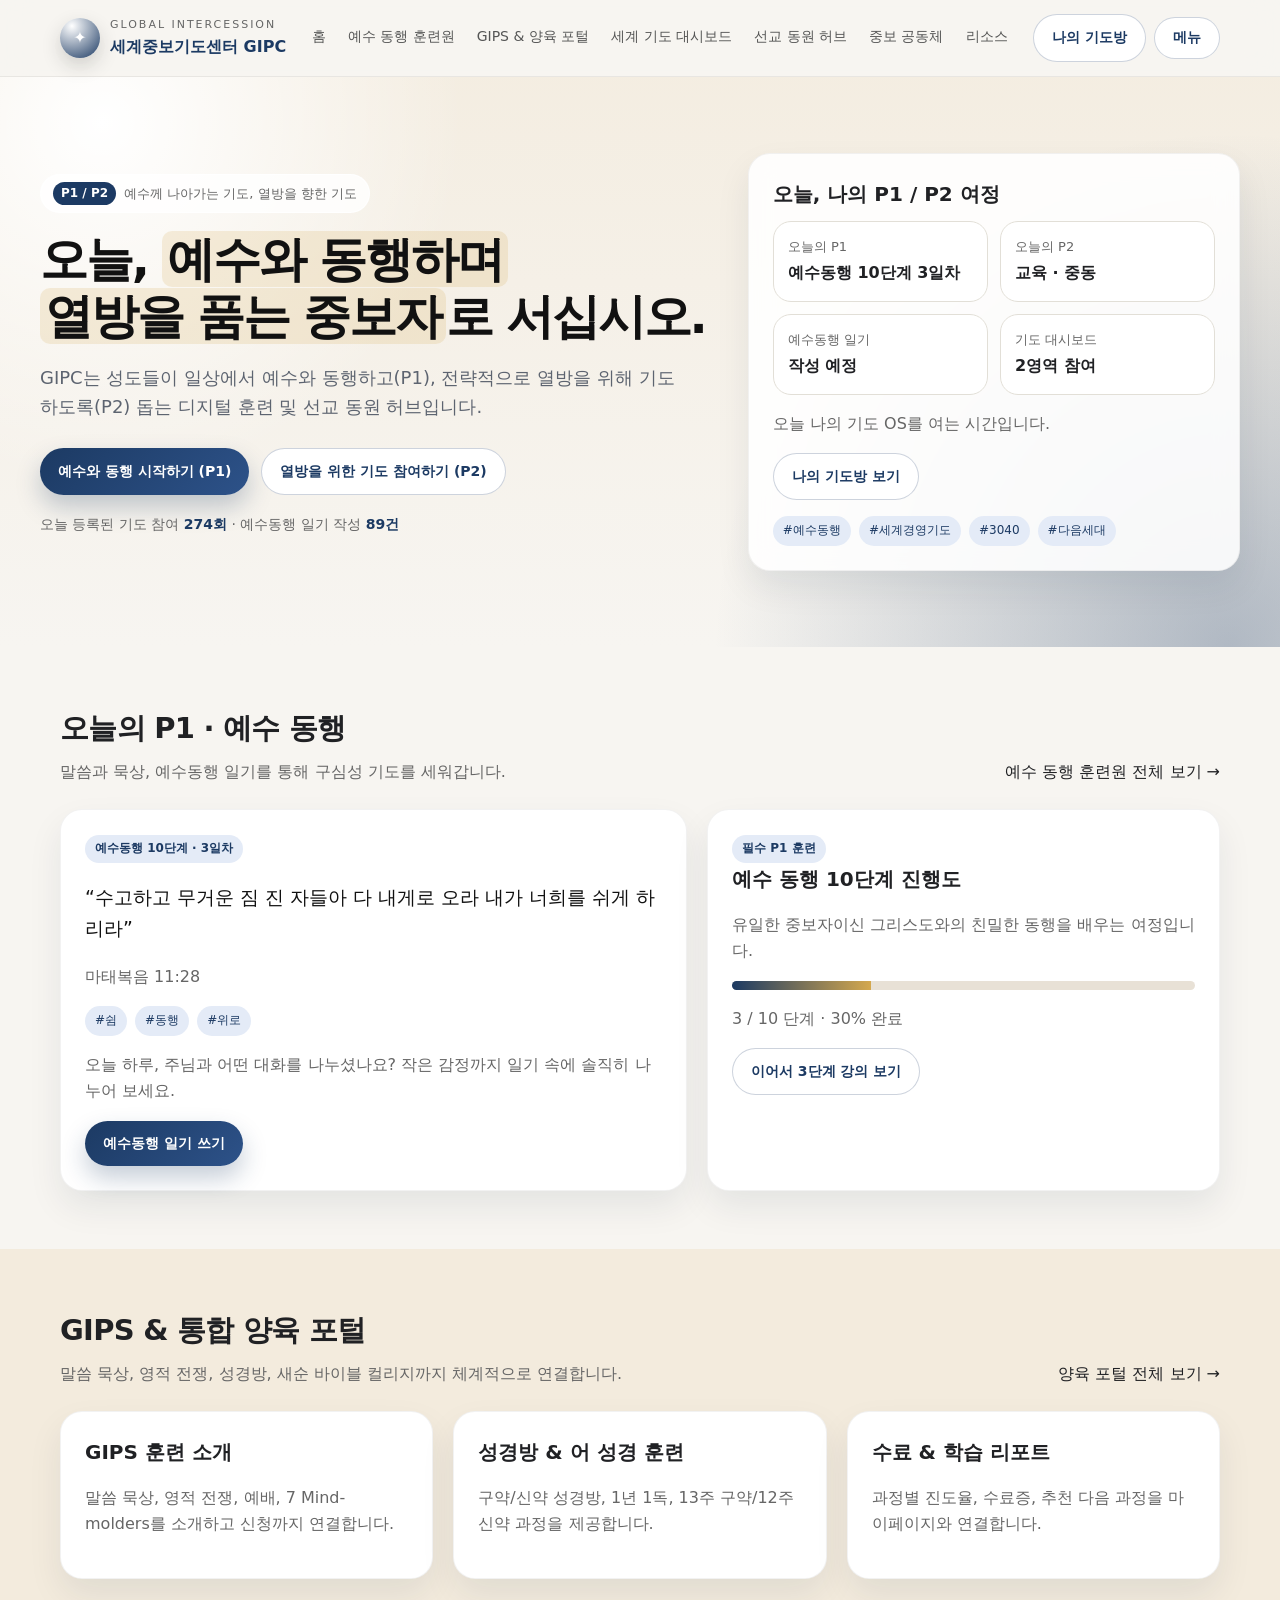
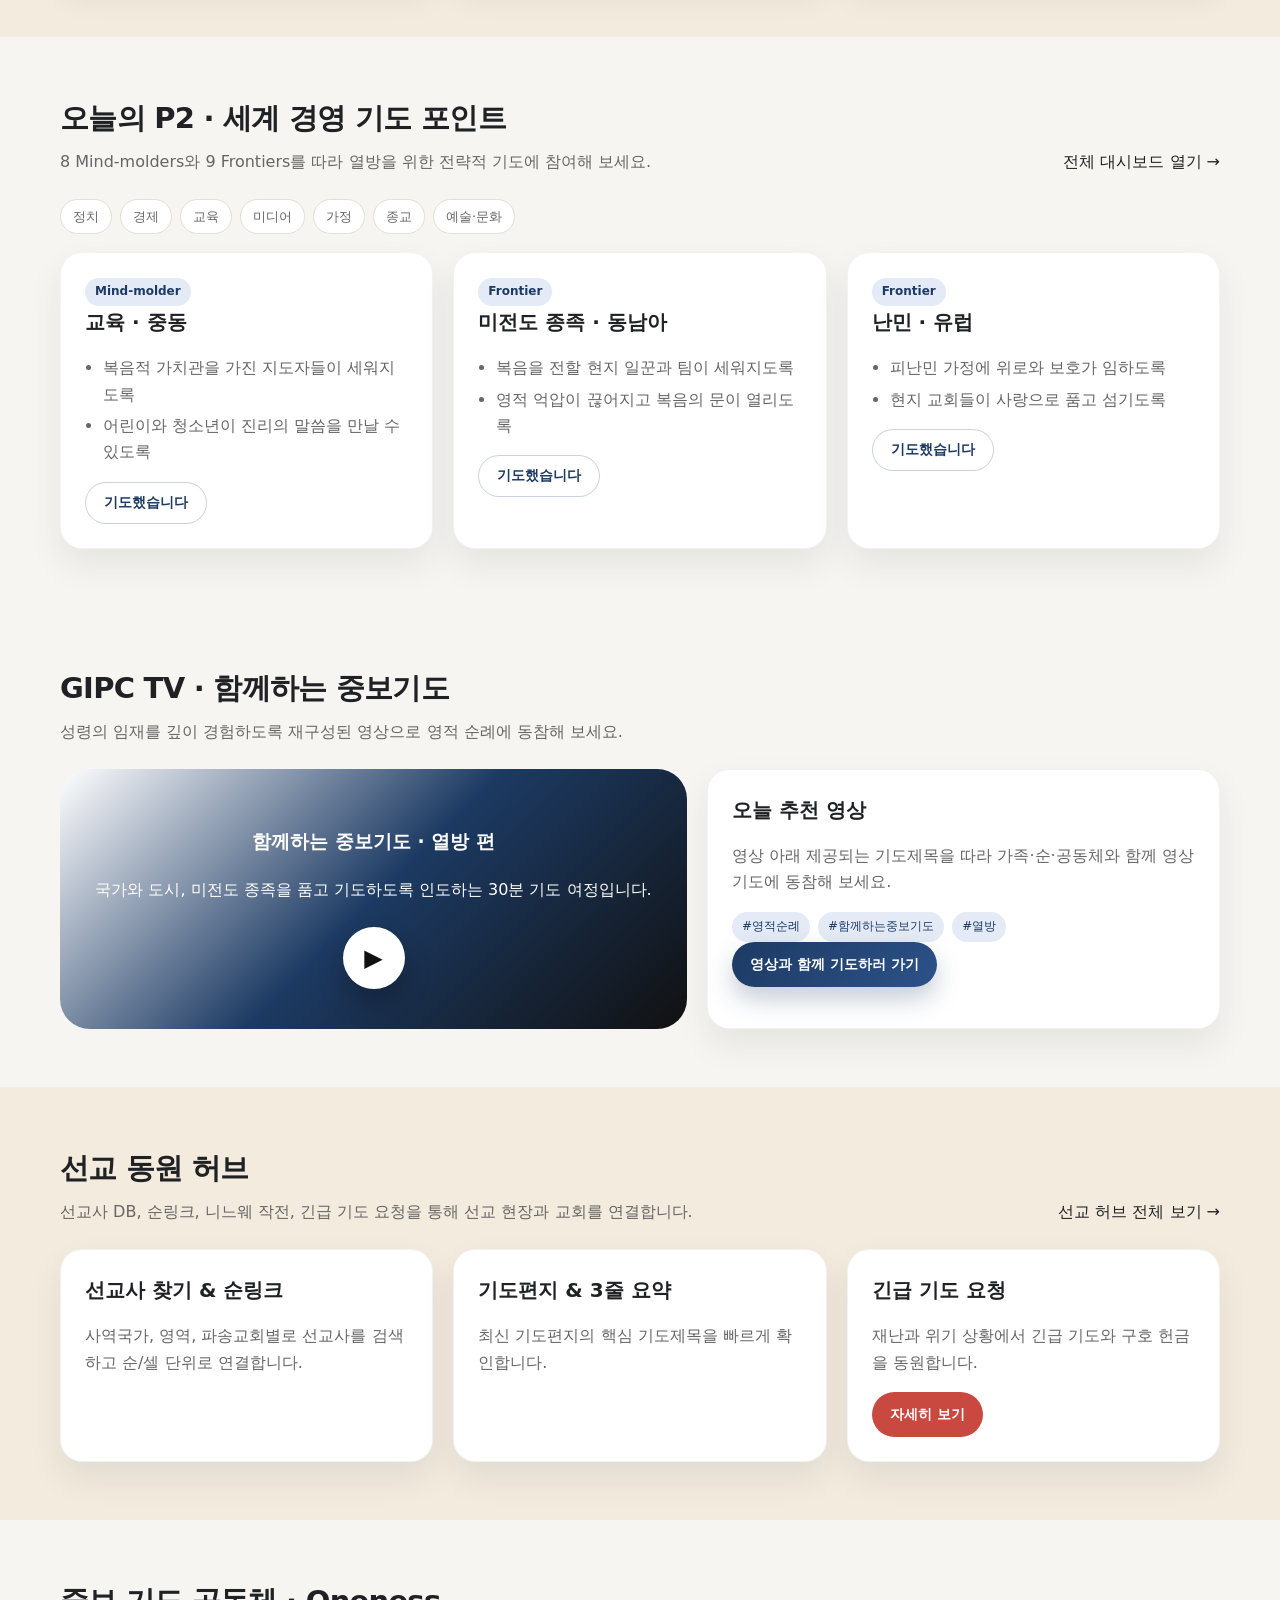
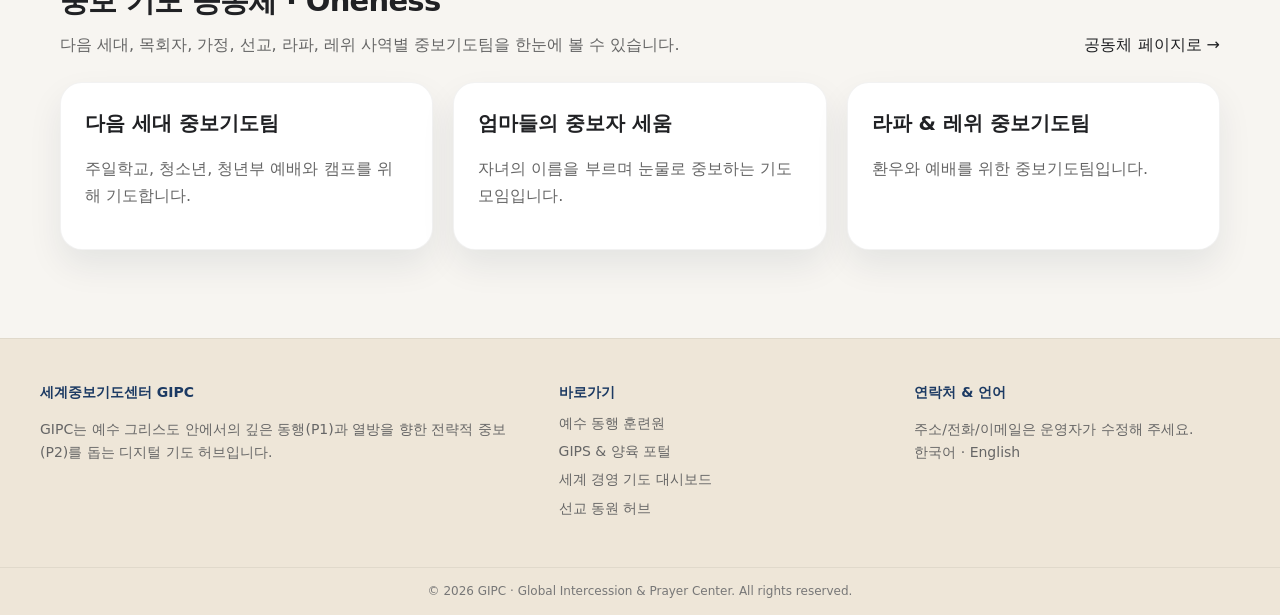
<file: index.html>
<!doctype html>
<html lang="ko">
<head>
<meta charset="utf-8">
<meta name="viewport" content="width=device-width,initial-scale=1">
<title>홈 | 세계중보기도센터 GIPC</title>
<meta name="description" content="세계중보기도센터 GIPC 홈페이지">
<link rel="stylesheet" href="assets/styles.css">
</head>
<body>

<header class="site-header">
  <div class="container">
    <div class="header-inner">
      <a class="logo" href="index.html" aria-label="GIPC 홈">
        <span class="logo-mark">✦</span>
        <span><small>Global Intercession</small>세계중보기도센터 GIPC</span>
      </a>
      <nav class="nav">
        <a href="index.html">홈</a>
        <a href="jesus-walk.html">예수 동행 훈련원</a>
        <a href="gips.html">GIPS & 양육 포털</a>
        <a href="dashboard.html">세계 기도 대시보드</a>
        <a href="mission.html">선교 동원 허브</a>
        <a href="oneness.html">중보 공동체</a>
        <a href="resources.html">리소스</a>
      </nav>
      <div class="header-actions">
        <a class="btn outline" href="mypage.html">나의 기도방</a>
        <button class="btn outline menu-btn" data-menu>메뉴</button>
      </div>
    </div>
    <div class="mobile-nav">
      <a href="index.html">홈</a><a href="jesus-walk.html">예수 동행 훈련원</a><a href="gips.html">GIPS & 양육 포털</a>
      <a href="dashboard.html">세계 기도 대시보드</a><a href="mission.html">선교 동원 허브</a><a href="oneness.html">중보 공동체</a><a href="resources.html">리소스</a><a href="mypage.html">나의 기도방</a>
    </div>
  </div>
</header>


<main>
<section class="hero" id="hero"><div class="container hero-grid">
  <div>
    <div class="kicker"><b>P1 / P2</b><span>예수께 나아가는 기도, 열방을 향한 기도</span></div>
    <h1>오늘, <span class="hl">예수와 동행하며</span><br><span class="hl">열방을 품는 중보자</span>로 서십시오.</h1>
    <p class="lead">GIPC는 성도들이 일상에서 예수와 동행하고(P1), 전략적으로 열방을 위해 기도하도록(P2) 돕는 디지털 훈련 및 선교 동원 허브입니다.</p>
    <div class="actions"><a class="btn primary" href="jesus-walk.html">예수와 동행 시작하기 (P1)</a><a class="btn outline" href="dashboard.html">열방을 위한 기도 참여하기 (P2)</a></div>
    <p class="meta">오늘 등록된 기도 참여 <b>274회</b> · 예수동행 일기 작성 <b>89건</b></p>
  </div>
  <aside class="card glass">
    <h3>오늘, 나의 P1 / P2 여정</h3>
    <div class="stat-grid">
      <div class="stat"><span>오늘의 P1</span><b>예수동행 10단계 3일차</b></div><div class="stat"><span>오늘의 P2</span><b>교육 · 중동</b></div>
      <div class="stat"><span>예수동행 일기</span><b>작성 예정</b></div><div class="stat"><span>기도 대시보드</span><b>2영역 참여</b></div>
    </div>
    <p class="muted">오늘 나의 기도 OS를 여는 시간입니다.</p><a class="btn outline" href="mypage.html">나의 기도방 보기</a>
    <div class="tags" style="margin-top:16px"><span class="tag">#예수동행</span><span class="tag">#세계경영기도</span><span class="tag">#3040</span><span class="tag">#다음세대</span></div>
  </aside>
</div></section>

<section class="section"><div class="container">
  <div class="section-head"><div><h2>오늘의 P1 · 예수 동행</h2><p class="sub">말씀과 묵상, 예수동행 일기를 통해 구심성 기도를 세워갑니다.</p></div><a href="jesus-walk.html">예수 동행 훈련원 전체 보기 →</a></div>
  <div class="grid-2">
    <article class="card"><span class="badge">예수동행 10단계 · 3일차</span><p class="verse">“수고하고 무거운 짐 진 자들아 다 내게로 오라 내가 너희를 쉬게 하리라”</p><p class="muted">마태복음 11:28</p><div class="tags"><span class="tag">#쉼</span><span class="tag">#동행</span><span class="tag">#위로</span></div><p class="muted">오늘 하루, 주님과 어떤 대화를 나누셨나요? 작은 감정까지 일기 속에 솔직히 나누어 보세요.</p><a class="btn primary" href="mypage.html">예수동행 일기 쓰기</a></article>
    <article class="card"><span class="badge">필수 P1 훈련</span><h3>예수 동행 10단계 진행도</h3><p class="muted">유일한 중보자이신 그리스도와의 친밀한 동행을 배우는 여정입니다.</p><div class="progress"><span style="width:30%"></span></div><p class="muted">3 / 10 단계 · 30% 완료</p><a class="btn outline" href="jesus-walk.html">이어서 3단계 강의 보기</a></article>
  </div>
</div></section>

<section class="section alt"><div class="container"><div class="section-head"><div><h2>GIPS & 통합 양육 포털</h2><p class="sub">말씀 묵상, 영적 전쟁, 성경방, 새순 바이블 컬리지까지 체계적으로 연결합니다.</p></div><a href="gips.html">양육 포털 전체 보기 →</a></div>
  <div class="grid-3"><article class="card"><h3>GIPS 훈련 소개</h3><p class="muted">말씀 묵상, 영적 전쟁, 예배, 7 Mind-molders를 소개하고 신청까지 연결합니다.</p></article><article class="card"><h3>성경방 & 어 성경 훈련</h3><p class="muted">구약/신약 성경방, 1년 1독, 13주 구약/12주 신약 과정을 제공합니다.</p></article><article class="card"><h3>수료 & 학습 리포트</h3><p class="muted">과정별 진도율, 수료증, 추천 다음 과정을 마이페이지와 연결합니다.</p></article></div>
</div></section>

<section class="section"><div class="container"><div class="section-head"><div><h2>오늘의 P2 · 세계 경영 기도 포인트</h2><p class="sub">8 Mind-molders와 9 Frontiers를 따라 열방을 위한 전략적 기도에 참여해 보세요.</p></div><a href="dashboard.html">전체 대시보드 열기 →</a></div>
<div class="filter-row"><span>정치</span><span>경제</span><span>교육</span><span>미디어</span><span>가정</span><span>종교</span><span>예술·문화</span></div>
<div class="grid-3">
  <article class="card"><span class="badge">Mind-molder</span><h3>교육 · 중동</h3><ul class="list"><li>복음적 가치관을 가진 지도자들이 세워지도록</li><li>어린이와 청소년이 진리의 말씀을 만날 수 있도록</li></ul><button class="btn outline" data-prayed>기도했습니다</button></article>
  <article class="card"><span class="badge">Frontier</span><h3>미전도 종족 · 동남아</h3><ul class="list"><li>복음을 전할 현지 일꾼과 팀이 세워지도록</li><li>영적 억압이 끊어지고 복음의 문이 열리도록</li></ul><button class="btn outline" data-prayed>기도했습니다</button></article>
  <article class="card"><span class="badge">Frontier</span><h3>난민 · 유럽</h3><ul class="list"><li>피난민 가정에 위로와 보호가 임하도록</li><li>현지 교회들이 사랑으로 품고 섬기도록</li></ul><button class="btn outline" data-prayed>기도했습니다</button></article>
</div></div></section>

<section class="section"><div class="container"><div class="section-head"><div><h2>GIPC TV · 함께하는 중보기도</h2><p class="sub">성령의 임재를 깊이 경험하도록 재구성된 영상으로 영적 순례에 동참해 보세요.</p></div></div><div class="grid-2"><div class="media"><div><h3>함께하는 중보기도 · 열방 편</h3><p>국가와 도시, 미전도 종족을 품고 기도하도록 인도하는 30분 기도 여정입니다.</p><div class="play">▶</div></div></div><article class="card"><h3>오늘 추천 영상</h3><p class="muted">영상 아래 제공되는 기도제목을 따라 가족·순·공동체와 함께 영상 기도에 동참해 보세요.</p><div class="tags"><span class="tag">#영적순례</span><span class="tag">#함께하는중보기도</span><span class="tag">#열방</span></div><a class="btn primary" href="resources.html">영상과 함께 기도하러 가기</a></article></div></div></section>

<section class="section alt"><div class="container"><div class="section-head"><div><h2>선교 동원 허브</h2><p class="sub">선교사 DB, 순링크, 니느웨 작전, 긴급 기도 요청을 통해 선교 현장과 교회를 연결합니다.</p></div><a href="mission.html">선교 허브 전체 보기 →</a></div><div class="grid-3"><article class="card"><h3>선교사 찾기 & 순링크</h3><p class="muted">사역국가, 영역, 파송교회별로 선교사를 검색하고 순/셀 단위로 연결합니다.</p></article><article class="card"><h3>기도편지 & 3줄 요약</h3><p class="muted">최신 기도편지의 핵심 기도제목을 빠르게 확인합니다.</p></article><article class="card"><h3>긴급 기도 요청</h3><p class="muted">재난과 위기 상황에서 긴급 기도와 구호 헌금을 동원합니다.</p><a class="btn danger" href="mission.html#urgent">자세히 보기</a></article></div></div></section>

<section class="section"><div class="container"><div class="section-head"><div><h2>중보 기도 공동체 · Oneness</h2><p class="sub">다음 세대, 목회자, 가정, 선교, 라파, 레위 사역별 중보기도팀을 한눈에 볼 수 있습니다.</p></div><a href="oneness.html">공동체 페이지로 →</a></div><div class="grid-3"><article class="card"><h3>다음 세대 중보기도팀</h3><p class="muted">주일학교, 청소년, 청년부 예배와 캠프를 위해 기도합니다.</p></article><article class="card"><h3>엄마들의 중보자 세움</h3><p class="muted">자녀의 이름을 부르며 눈물로 중보하는 기도 모임입니다.</p></article><article class="card"><h3>라파 & 레위 중보기도팀</h3><p class="muted">환우와 예배를 위한 중보기도팀입니다.</p></article></div></div></section>
</main>


<footer class="footer">
  <div class="container footer-grid">
    <div><h4>세계중보기도센터 GIPC</h4><p>GIPC는 예수 그리스도 안에서의 깊은 동행(P1)과 열방을 향한 전략적 중보(P2)를 돕는 디지털 기도 허브입니다.</p></div>
    <div><h4>바로가기</h4><a href="jesus-walk.html">예수 동행 훈련원</a><a href="gips.html">GIPS & 양육 포털</a><a href="dashboard.html">세계 경영 기도 대시보드</a><a href="mission.html">선교 동원 허브</a></div>
    <div><h4>연락처 & 언어</h4><p>주소/전화/이메일은 운영자가 수정해 주세요.<br>한국어 · English</p></div>
  </div>
  <div class="copy">© <span data-year></span> GIPC · Global Intercession & Prayer Center. All rights reserved.</div>
</footer>

<script src="assets/site.js"></script>
</body>
</html>
</file>
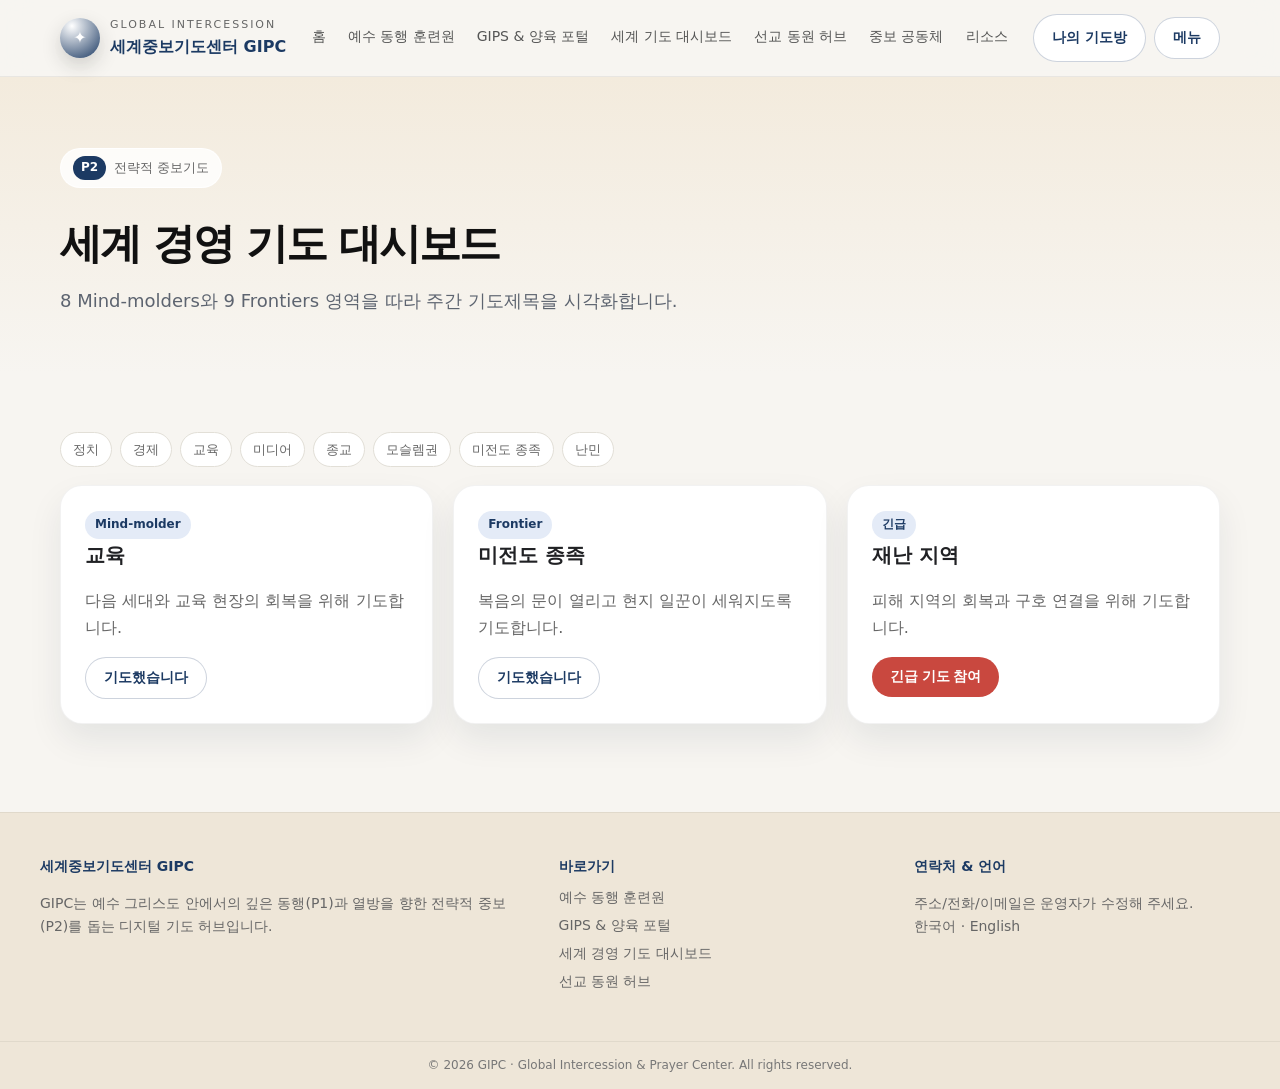
<file: dashboard.html>
<!doctype html>
<html lang="ko">
<head>
<meta charset="utf-8">
<meta name="viewport" content="width=device-width,initial-scale=1">
<title>세계 기도 대시보드 | 세계중보기도센터 GIPC</title>
<meta name="description" content="세계중보기도센터 GIPC 홈페이지">
<link rel="stylesheet" href="assets/styles.css">
</head>
<body>

<header class="site-header">
  <div class="container">
    <div class="header-inner">
      <a class="logo" href="index.html" aria-label="GIPC 홈">
        <span class="logo-mark">✦</span>
        <span><small>Global Intercession</small>세계중보기도센터 GIPC</span>
      </a>
      <nav class="nav">
        <a href="index.html">홈</a>
        <a href="jesus-walk.html">예수 동행 훈련원</a>
        <a href="gips.html">GIPS & 양육 포털</a>
        <a href="dashboard.html">세계 기도 대시보드</a>
        <a href="mission.html">선교 동원 허브</a>
        <a href="oneness.html">중보 공동체</a>
        <a href="resources.html">리소스</a>
      </nav>
      <div class="header-actions">
        <a class="btn outline" href="mypage.html">나의 기도방</a>
        <button class="btn outline menu-btn" data-menu>메뉴</button>
      </div>
    </div>
    <div class="mobile-nav">
      <a href="index.html">홈</a><a href="jesus-walk.html">예수 동행 훈련원</a><a href="gips.html">GIPS & 양육 포털</a>
      <a href="dashboard.html">세계 기도 대시보드</a><a href="mission.html">선교 동원 허브</a><a href="oneness.html">중보 공동체</a><a href="resources.html">리소스</a><a href="mypage.html">나의 기도방</a>
    </div>
  </div>
</header>


<main><section class="page-hero"><div class="container"><p class="kicker"><b>P2</b><span>전략적 중보기도</span></p><h1>세계 경영 기도 대시보드</h1><p class="lead">8 Mind-molders와 9 Frontiers 영역을 따라 주간 기도제목을 시각화합니다.</p></div></section>
<section class="section"><div class="container"><div class="filter-row"><span>정치</span><span>경제</span><span>교육</span><span>미디어</span><span>종교</span><span>모슬렘권</span><span>미전도 종족</span><span>난민</span></div><div class="grid-3"><article class="card"><span class="badge">Mind-molder</span><h3>교육</h3><p class="muted">다음 세대와 교육 현장의 회복을 위해 기도합니다.</p><button class="btn outline" data-prayed>기도했습니다</button></article><article class="card"><span class="badge">Frontier</span><h3>미전도 종족</h3><p class="muted">복음의 문이 열리고 현지 일꾼이 세워지도록 기도합니다.</p><button class="btn outline" data-prayed>기도했습니다</button></article><article class="card"><span class="badge">긴급</span><h3>재난 지역</h3><p class="muted">피해 지역의 회복과 구호 연결을 위해 기도합니다.</p><button class="btn danger" data-prayed>긴급 기도 참여</button></article></div></div></section></main>

<footer class="footer">
  <div class="container footer-grid">
    <div><h4>세계중보기도센터 GIPC</h4><p>GIPC는 예수 그리스도 안에서의 깊은 동행(P1)과 열방을 향한 전략적 중보(P2)를 돕는 디지털 기도 허브입니다.</p></div>
    <div><h4>바로가기</h4><a href="jesus-walk.html">예수 동행 훈련원</a><a href="gips.html">GIPS & 양육 포털</a><a href="dashboard.html">세계 경영 기도 대시보드</a><a href="mission.html">선교 동원 허브</a></div>
    <div><h4>연락처 & 언어</h4><p>주소/전화/이메일은 운영자가 수정해 주세요.<br>한국어 · English</p></div>
  </div>
  <div class="copy">© <span data-year></span> GIPC · Global Intercession & Prayer Center. All rights reserved.</div>
</footer>

<script src="assets/site.js"></script>
</body>
</html>
</file>
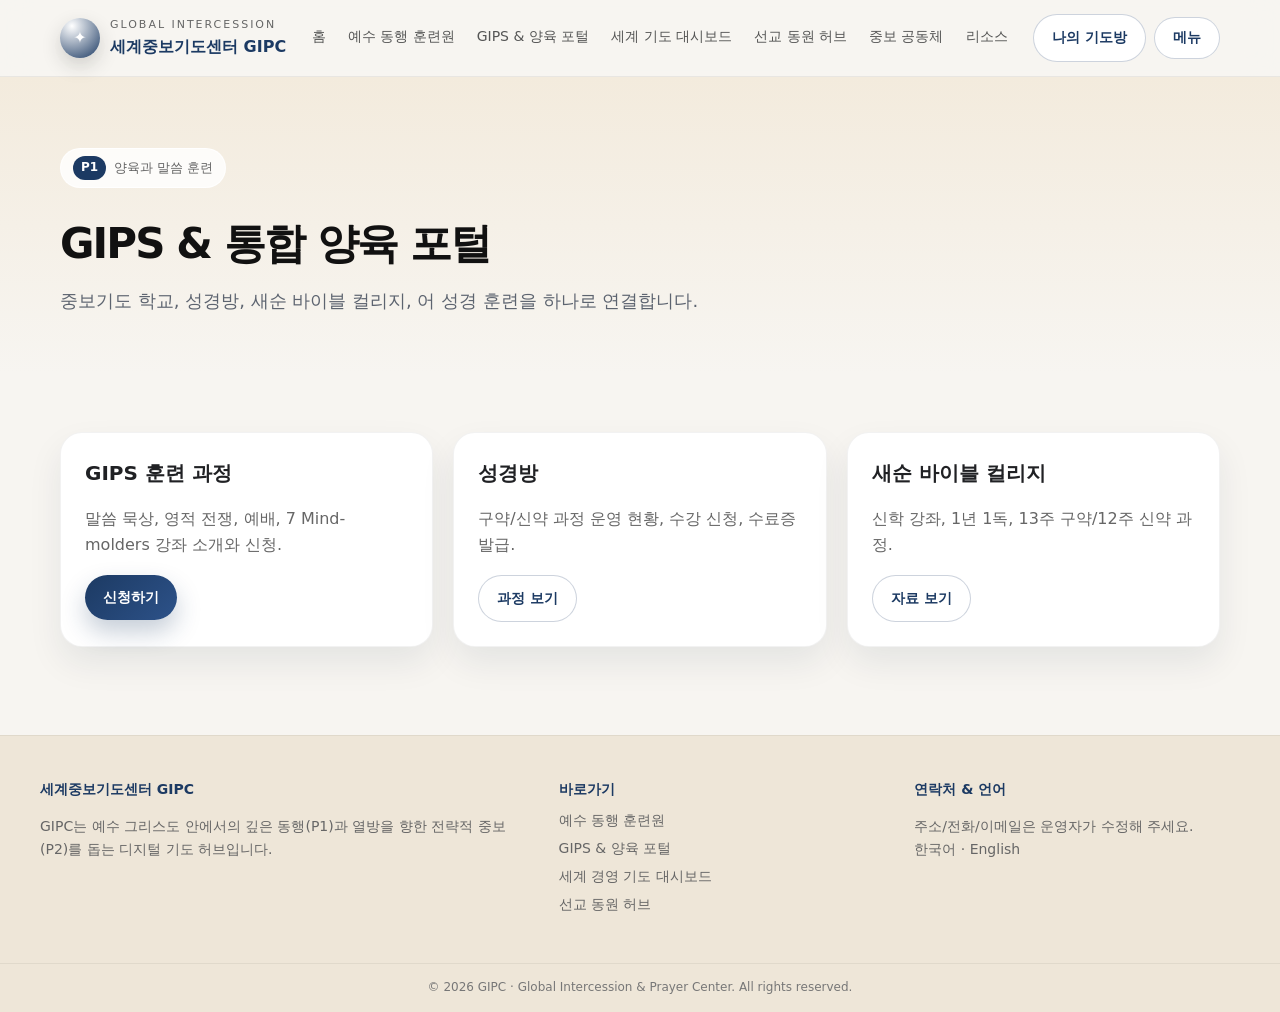
<file: gips.html>
<!doctype html>
<html lang="ko">
<head>
<meta charset="utf-8">
<meta name="viewport" content="width=device-width,initial-scale=1">
<title>GIPS & 통합 양육 포털 | 세계중보기도센터 GIPC</title>
<meta name="description" content="세계중보기도센터 GIPC 홈페이지">
<link rel="stylesheet" href="assets/styles.css">
</head>
<body>

<header class="site-header">
  <div class="container">
    <div class="header-inner">
      <a class="logo" href="index.html" aria-label="GIPC 홈">
        <span class="logo-mark">✦</span>
        <span><small>Global Intercession</small>세계중보기도센터 GIPC</span>
      </a>
      <nav class="nav">
        <a href="index.html">홈</a>
        <a href="jesus-walk.html">예수 동행 훈련원</a>
        <a href="gips.html">GIPS & 양육 포털</a>
        <a href="dashboard.html">세계 기도 대시보드</a>
        <a href="mission.html">선교 동원 허브</a>
        <a href="oneness.html">중보 공동체</a>
        <a href="resources.html">리소스</a>
      </nav>
      <div class="header-actions">
        <a class="btn outline" href="mypage.html">나의 기도방</a>
        <button class="btn outline menu-btn" data-menu>메뉴</button>
      </div>
    </div>
    <div class="mobile-nav">
      <a href="index.html">홈</a><a href="jesus-walk.html">예수 동행 훈련원</a><a href="gips.html">GIPS & 양육 포털</a>
      <a href="dashboard.html">세계 기도 대시보드</a><a href="mission.html">선교 동원 허브</a><a href="oneness.html">중보 공동체</a><a href="resources.html">리소스</a><a href="mypage.html">나의 기도방</a>
    </div>
  </div>
</header>


<main><section class="page-hero"><div class="container"><p class="kicker"><b>P1</b><span>양육과 말씀 훈련</span></p><h1>GIPS & 통합 양육 포털</h1><p class="lead">중보기도 학교, 성경방, 새순 바이블 컬리지, 어 성경 훈련을 하나로 연결합니다.</p></div></section>
<section class="section"><div class="container grid-3"><article class="card"><h3>GIPS 훈련 과정</h3><p class="muted">말씀 묵상, 영적 전쟁, 예배, 7 Mind-molders 강좌 소개와 신청.</p><a class="btn primary" href="#">신청하기</a></article><article class="card"><h3>성경방</h3><p class="muted">구약/신약 과정 운영 현황, 수강 신청, 수료증 발급.</p><a class="btn outline" href="#">과정 보기</a></article><article class="card"><h3>새순 바이블 컬리지</h3><p class="muted">신학 강좌, 1년 1독, 13주 구약/12주 신약 과정.</p><a class="btn outline" href="#">자료 보기</a></article></div></section></main>

<footer class="footer">
  <div class="container footer-grid">
    <div><h4>세계중보기도센터 GIPC</h4><p>GIPC는 예수 그리스도 안에서의 깊은 동행(P1)과 열방을 향한 전략적 중보(P2)를 돕는 디지털 기도 허브입니다.</p></div>
    <div><h4>바로가기</h4><a href="jesus-walk.html">예수 동행 훈련원</a><a href="gips.html">GIPS & 양육 포털</a><a href="dashboard.html">세계 경영 기도 대시보드</a><a href="mission.html">선교 동원 허브</a></div>
    <div><h4>연락처 & 언어</h4><p>주소/전화/이메일은 운영자가 수정해 주세요.<br>한국어 · English</p></div>
  </div>
  <div class="copy">© <span data-year></span> GIPC · Global Intercession & Prayer Center. All rights reserved.</div>
</footer>

<script src="assets/site.js"></script>
</body>
</html>
</file>
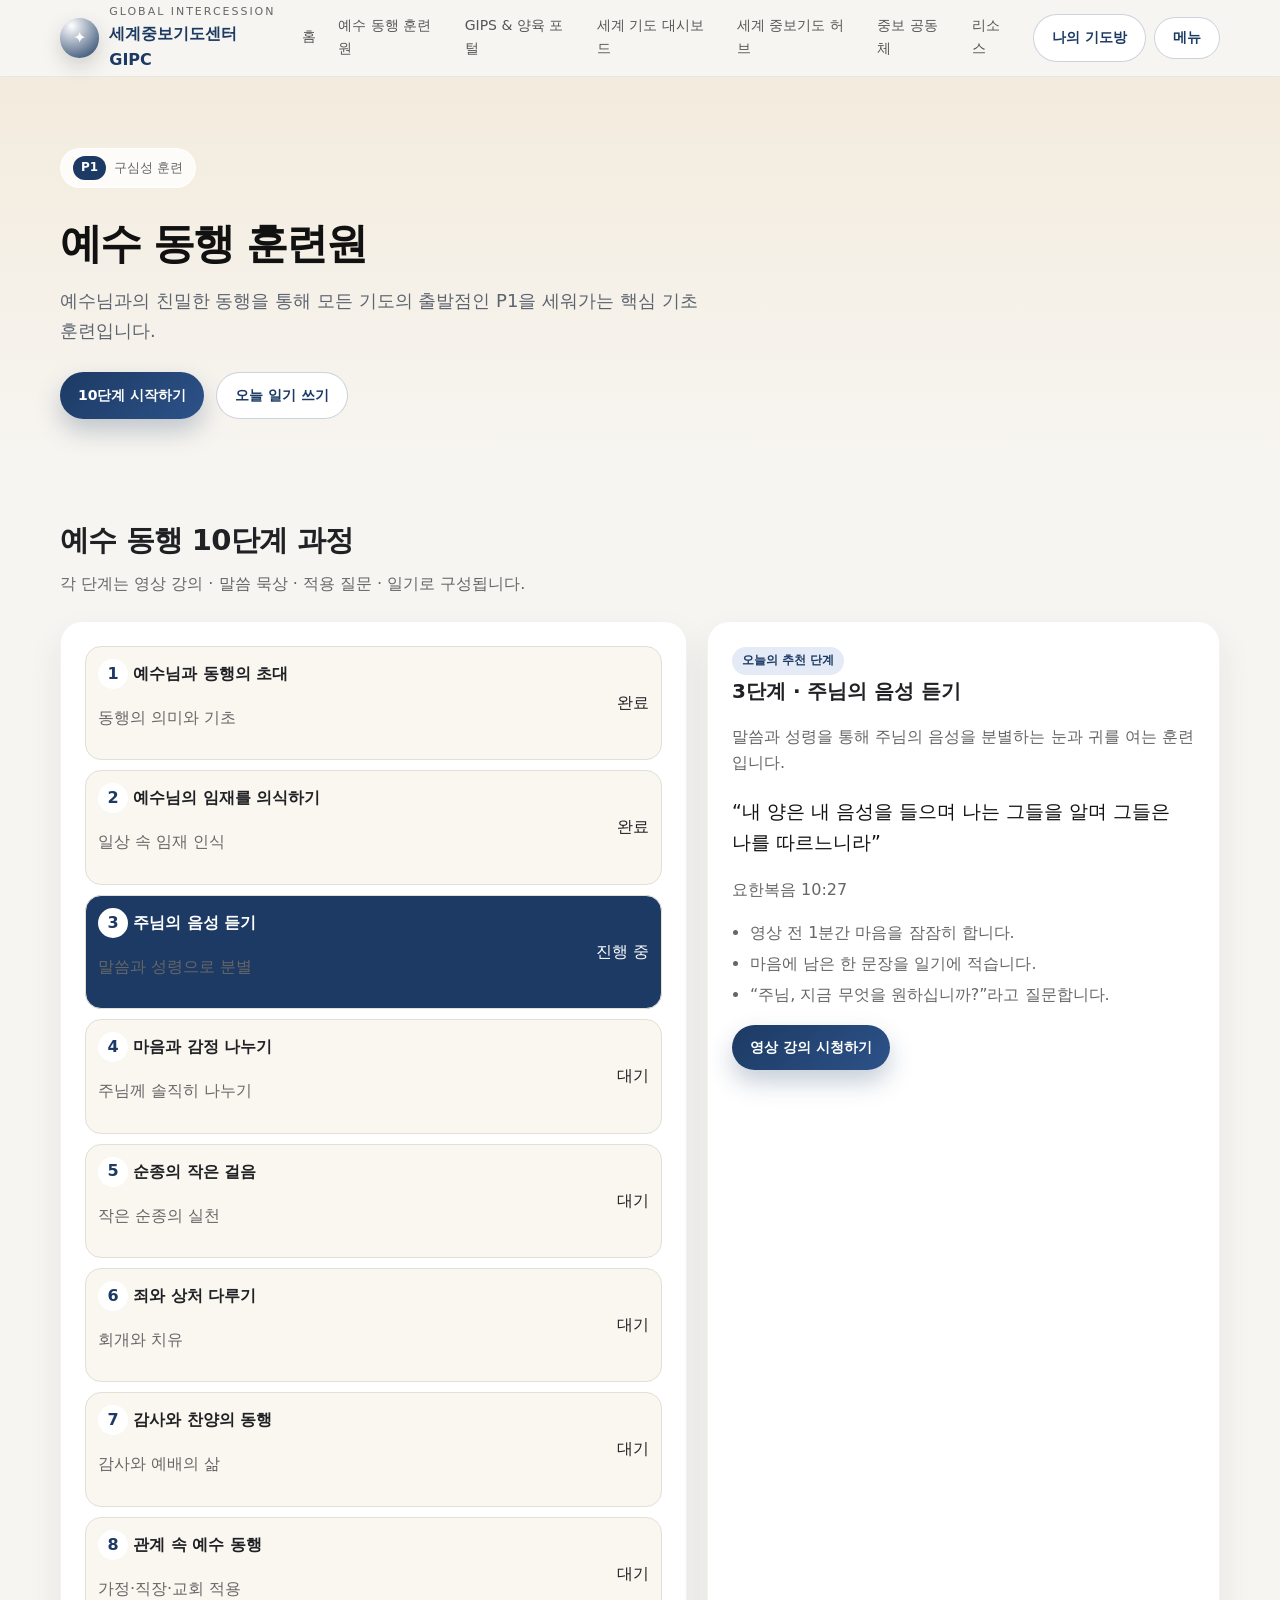
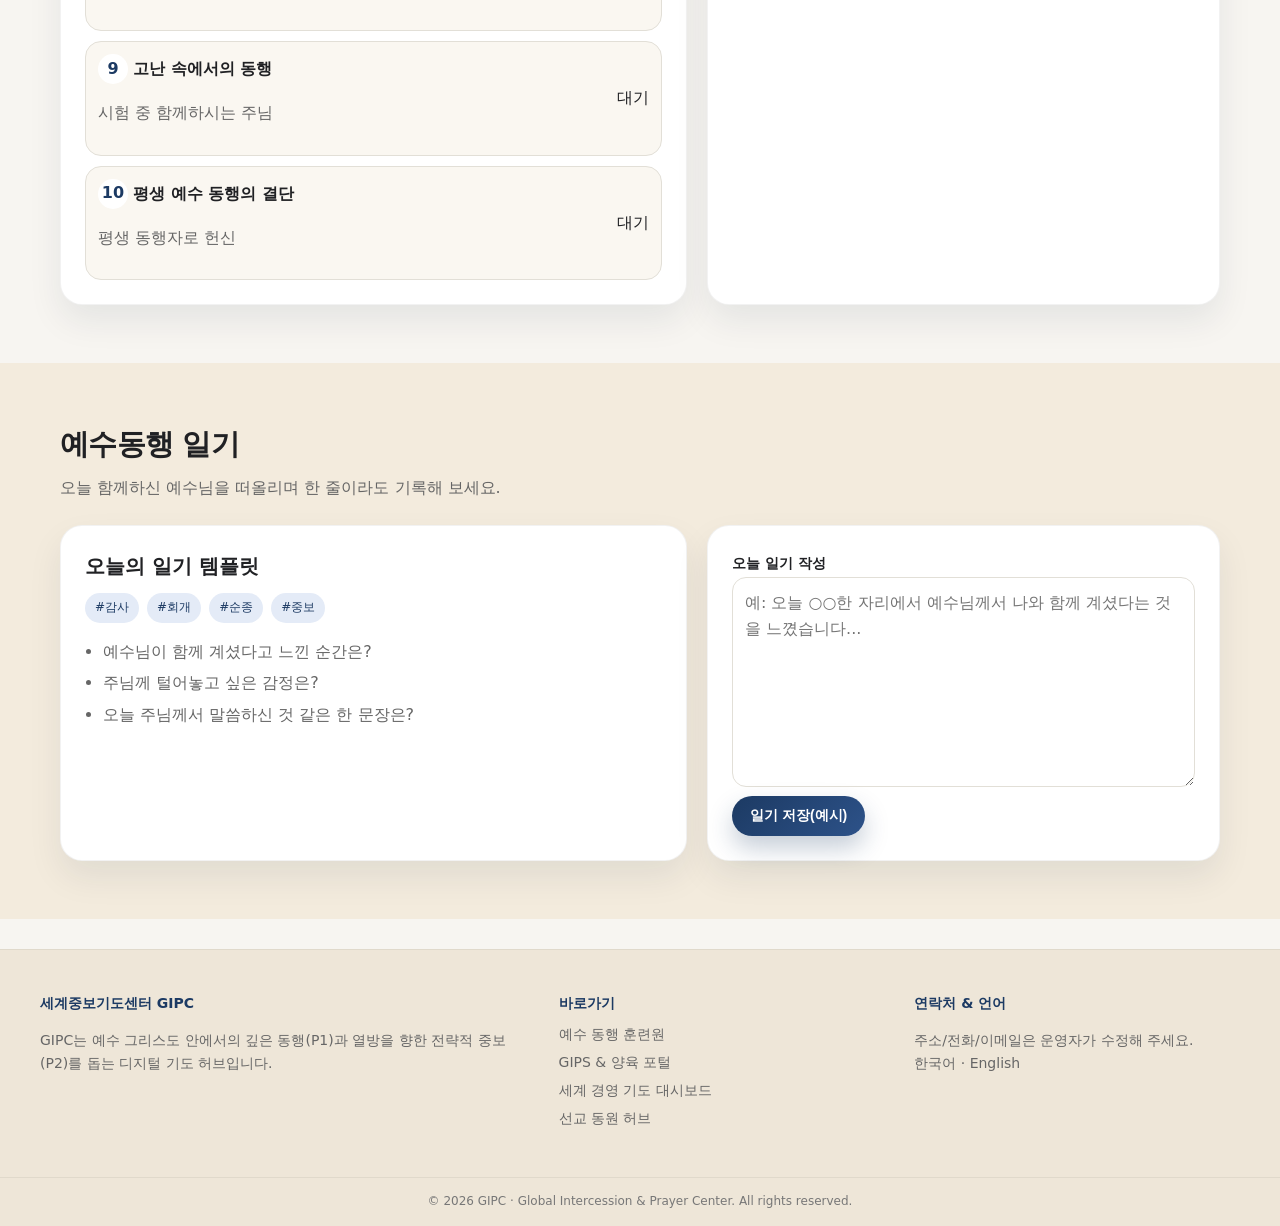
<file: jesus-walk.html>
<!doctype html>
<html lang="ko">
<head>
<meta charset="utf-8">
<meta name="viewport" content="width=device-width,initial-scale=1">
<title>예수 동행 훈련원 | 세계중보기도센터 GIPC</title>
<meta name="description" content="세계중보기도센터 GIPC 홈페이지">
<link rel="stylesheet" href="assets/styles.css">
</head>
<body>

<header class="site-header">
  <div class="container">
    <div class="header-inner">
      <a class="logo" href="index.html" aria-label="GIPC 홈">
        <span class="logo-mark">✦</span>
        <span><small>Global Intercession</small>세계중보기도센터 GIPC</span>
      </a>
      <nav class="nav">
        <a href="index.html">홈</a>
        <a href="jesus-walk.html">예수 동행 훈련원</a>
        <a href="gips.html">GIPS & 양육 포털</a>
        <a href="dashboard.html">세계 기도 대시보드</a>
        <a href="mission.html">세계 중보기도 허브</a>
        <a href="oneness.html">중보 공동체</a>
        <a href="resources.html">리소스</a>
      </nav>
      <div class="header-actions">
        <a class="btn outline" href="mypage.html">나의 기도방</a>
        <button class="btn outline menu-btn" data-menu>메뉴</button>
      </div>
    </div>
    <div class="mobile-nav">
      <a href="index.html">홈</a><a href="jesus-walk.html">예수 동행 훈련원</a><a href="gips.html">GIPS & 양육 포털</a>
      <a href="dashboard.html">세계 기도 대시보드</a><a href="mission.html">선교 동원 허브</a><a href="oneness.html">중보 공동체</a><a href="resources.html">리소스</a><a href="mypage.html">나의 기도방</a>
    </div>
  </div>
</header>


<main><section class="page-hero"><div class="container"><p class="kicker"><b>P1</b><span>구심성 훈련</span></p><h1>예수 동행 훈련원</h1><p class="lead">예수님과의 친밀한 동행을 통해 모든 기도의 출발점인 P1을 세워가는 핵심 기초 훈련입니다.</p><div class="actions"><a class="btn primary" href="#steps">10단계 시작하기</a><a class="btn outline" href="mypage.html">오늘 일기 쓰기</a></div></div></section>
<section class="section"><div class="container"><div class="section-head"><div><h2>예수 동행 10단계 과정</h2><p class="sub">각 단계는 영상 강의 · 말씀 묵상 · 적용 질문 · 일기로 구성됩니다.</p></div></div><div class="grid-2"><article class="card steps" id="steps">
<div class="step "><div><span class="num">1</span> <b>예수님과 동행의 초대</b><p class="muted">동행의 의미와 기초</p></div><span>완료</span></div><div class="step "><div><span class="num">2</span> <b>예수님의 임재를 의식하기</b><p class="muted">일상 속 임재 인식</p></div><span>완료</span></div><div class="step active"><div><span class="num">3</span> <b>주님의 음성 듣기</b><p class="muted">말씀과 성령으로 분별</p></div><span>진행 중</span></div><div class="step "><div><span class="num">4</span> <b>마음과 감정 나누기</b><p class="muted">주님께 솔직히 나누기</p></div><span>대기</span></div><div class="step "><div><span class="num">5</span> <b>순종의 작은 걸음</b><p class="muted">작은 순종의 실천</p></div><span>대기</span></div><div class="step "><div><span class="num">6</span> <b>죄와 상처 다루기</b><p class="muted">회개와 치유</p></div><span>대기</span></div><div class="step "><div><span class="num">7</span> <b>감사와 찬양의 동행</b><p class="muted">감사와 예배의 삶</p></div><span>대기</span></div><div class="step "><div><span class="num">8</span> <b>관계 속 예수 동행</b><p class="muted">가정·직장·교회 적용</p></div><span>대기</span></div><div class="step "><div><span class="num">9</span> <b>고난 속에서의 동행</b><p class="muted">시험 중 함께하시는 주님</p></div><span>대기</span></div><div class="step "><div><span class="num">10</span> <b>평생 예수 동행의 결단</b><p class="muted">평생 동행자로 헌신</p></div><span>대기</span></div>
</article><article class="card"><span class="badge">오늘의 추천 단계</span><h3>3단계 · 주님의 음성 듣기</h3><p class="muted">말씀과 성령을 통해 주님의 음성을 분별하는 눈과 귀를 여는 훈련입니다.</p><p class="verse">“내 양은 내 음성을 들으며 나는 그들을 알며 그들은 나를 따르느니라”</p><p class="muted">요한복음 10:27</p><ul class="list"><li>영상 전 1분간 마음을 잠잠히 합니다.</li><li>마음에 남은 한 문장을 일기에 적습니다.</li><li>“주님, 지금 무엇을 원하십니까?”라고 질문합니다.</li></ul><a class="btn primary" href="#">영상 강의 시청하기</a></article></div></div></section>
<section class="section alt"><div class="container"><div class="section-head"><div><h2>예수동행 일기</h2><p class="sub">오늘 함께하신 예수님을 떠올리며 한 줄이라도 기록해 보세요.</p></div></div><div class="grid-2"><article class="card"><h3>오늘의 일기 템플릿</h3><div class="tags"><span class="tag">#감사</span><span class="tag">#회개</span><span class="tag">#순종</span><span class="tag">#중보</span></div><ul class="list"><li>예수님이 함께 계셨다고 느낀 순간은?</li><li>주님께 털어놓고 싶은 감정은?</li><li>오늘 주님께서 말씀하신 것 같은 한 문장은?</li></ul></article><form class="card form"><label>오늘 일기 작성</label><textarea rows="7" placeholder="예: 오늘 ○○한 자리에서 예수님께서 나와 함께 계셨다는 것을 느꼈습니다..."></textarea><button type="button" class="btn primary">일기 저장(예시)</button></form></div></div></section></main>


<footer class="footer">
  <div class="container footer-grid">
    <div><h4>세계중보기도센터 GIPC</h4><p>GIPC는 예수 그리스도 안에서의 깊은 동행(P1)과 열방을 향한 전략적 중보(P2)를 돕는 디지털 기도 허브입니다.</p></div>
    <div><h4>바로가기</h4><a href="jesus-walk.html">예수 동행 훈련원</a><a href="gips.html">GIPS & 양육 포털</a><a href="dashboard.html">세계 경영 기도 대시보드</a><a href="mission.html">선교 동원 허브</a></div>
    <div><h4>연락처 & 언어</h4><p>주소/전화/이메일은 운영자가 수정해 주세요.<br>한국어 · English</p></div>
  </div>
  <div class="copy">© <span data-year></span> GIPC · Global Intercession & Prayer Center. All rights reserved.</div>
</footer>

<script src="assets/site.js"></script>
</body>
</html>
</file>
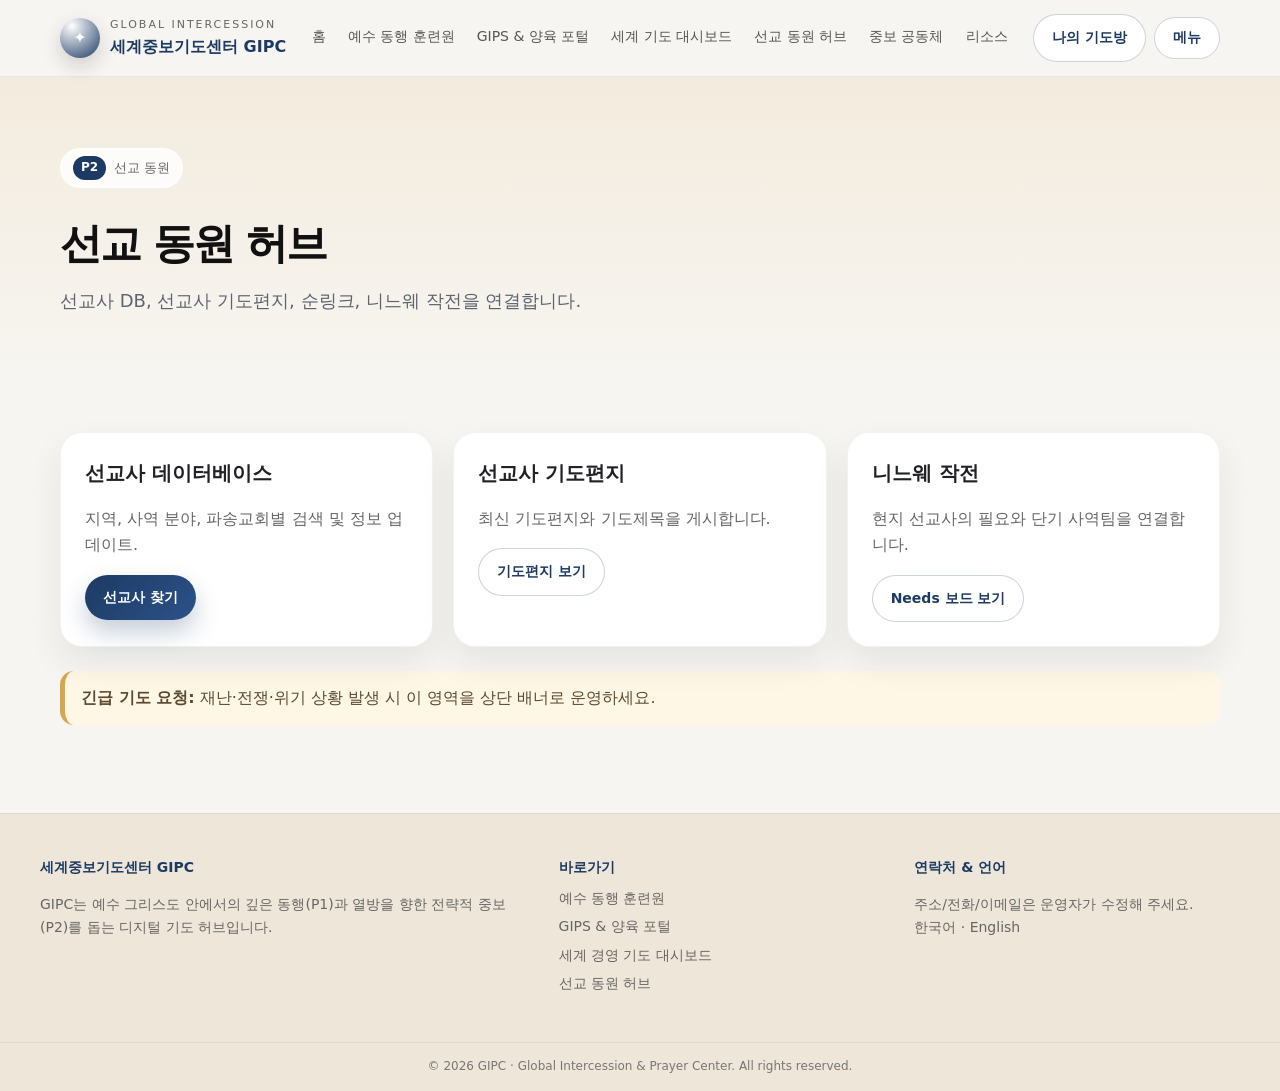
<file: mission.html>
<!doctype html>
<html lang="ko">
<head>
<meta charset="utf-8">
<meta name="viewport" content="width=device-width,initial-scale=1">
<title>선교 동원 허브 | 세계중보기도센터 GIPC</title>
<meta name="description" content="세계중보기도센터 GIPC 홈페이지">
<link rel="stylesheet" href="assets/styles.css">
</head>
<body>

<header class="site-header">
  <div class="container">
    <div class="header-inner">
      <a class="logo" href="index.html" aria-label="GIPC 홈">
        <span class="logo-mark">✦</span>
        <span><small>Global Intercession</small>세계중보기도센터 GIPC</span>
      </a>
      <nav class="nav">
        <a href="index.html">홈</a>
        <a href="jesus-walk.html">예수 동행 훈련원</a>
        <a href="gips.html">GIPS & 양육 포털</a>
        <a href="dashboard.html">세계 기도 대시보드</a>
        <a href="mission.html">선교 동원 허브</a>
        <a href="oneness.html">중보 공동체</a>
        <a href="resources.html">리소스</a>
      </nav>
      <div class="header-actions">
        <a class="btn outline" href="mypage.html">나의 기도방</a>
        <button class="btn outline menu-btn" data-menu>메뉴</button>
      </div>
    </div>
    <div class="mobile-nav">
      <a href="index.html">홈</a><a href="jesus-walk.html">예수 동행 훈련원</a><a href="gips.html">GIPS & 양육 포털</a>
      <a href="dashboard.html">세계 기도 대시보드</a><a href="mission.html">선교 동원 허브</a><a href="oneness.html">중보 공동체</a><a href="resources.html">리소스</a><a href="mypage.html">나의 기도방</a>
    </div>
  </div>
</header>


<main><section class="page-hero"><div class="container"><p class="kicker"><b>P2</b><span>선교 동원</span></p><h1>선교 동원 허브</h1><p class="lead">선교사 DB, 선교사 기도편지, 순링크, 니느웨 작전을 연결합니다.</p></div></section>
<section class="section"><div class="container"><div class="grid-3"><article class="card"><h3>선교사 데이터베이스</h3><p class="muted">지역, 사역 분야, 파송교회별 검색 및 정보 업데이트.</p><a class="btn primary" href="#">선교사 찾기</a></article><article class="card"><h3>선교사 기도편지</h3><p class="muted">최신 기도편지와 기도제목을 게시합니다.</p><a class="btn outline" href="#">기도편지 보기</a></article><article class="card"><h3>니느웨 작전</h3><p class="muted">현지 선교사의 필요와 단기 사역팀을 연결합니다.</p><a class="btn outline" href="#">Needs 보드 보기</a></article></div><div id="urgent" class="notice" style="margin-top:24px"><b>긴급 기도 요청:</b> 재난·전쟁·위기 상황 발생 시 이 영역을 상단 배너로 운영하세요.</div></div></section></main>

<footer class="footer">
  <div class="container footer-grid">
    <div><h4>세계중보기도센터 GIPC</h4><p>GIPC는 예수 그리스도 안에서의 깊은 동행(P1)과 열방을 향한 전략적 중보(P2)를 돕는 디지털 기도 허브입니다.</p></div>
    <div><h4>바로가기</h4><a href="jesus-walk.html">예수 동행 훈련원</a><a href="gips.html">GIPS & 양육 포털</a><a href="dashboard.html">세계 경영 기도 대시보드</a><a href="mission.html">선교 동원 허브</a></div>
    <div><h4>연락처 & 언어</h4><p>주소/전화/이메일은 운영자가 수정해 주세요.<br>한국어 · English</p></div>
  </div>
  <div class="copy">© <span data-year></span> GIPC · Global Intercession & Prayer Center. All rights reserved.</div>
</footer>

<script src="assets/site.js"></script>
</body>
</html>
</file>
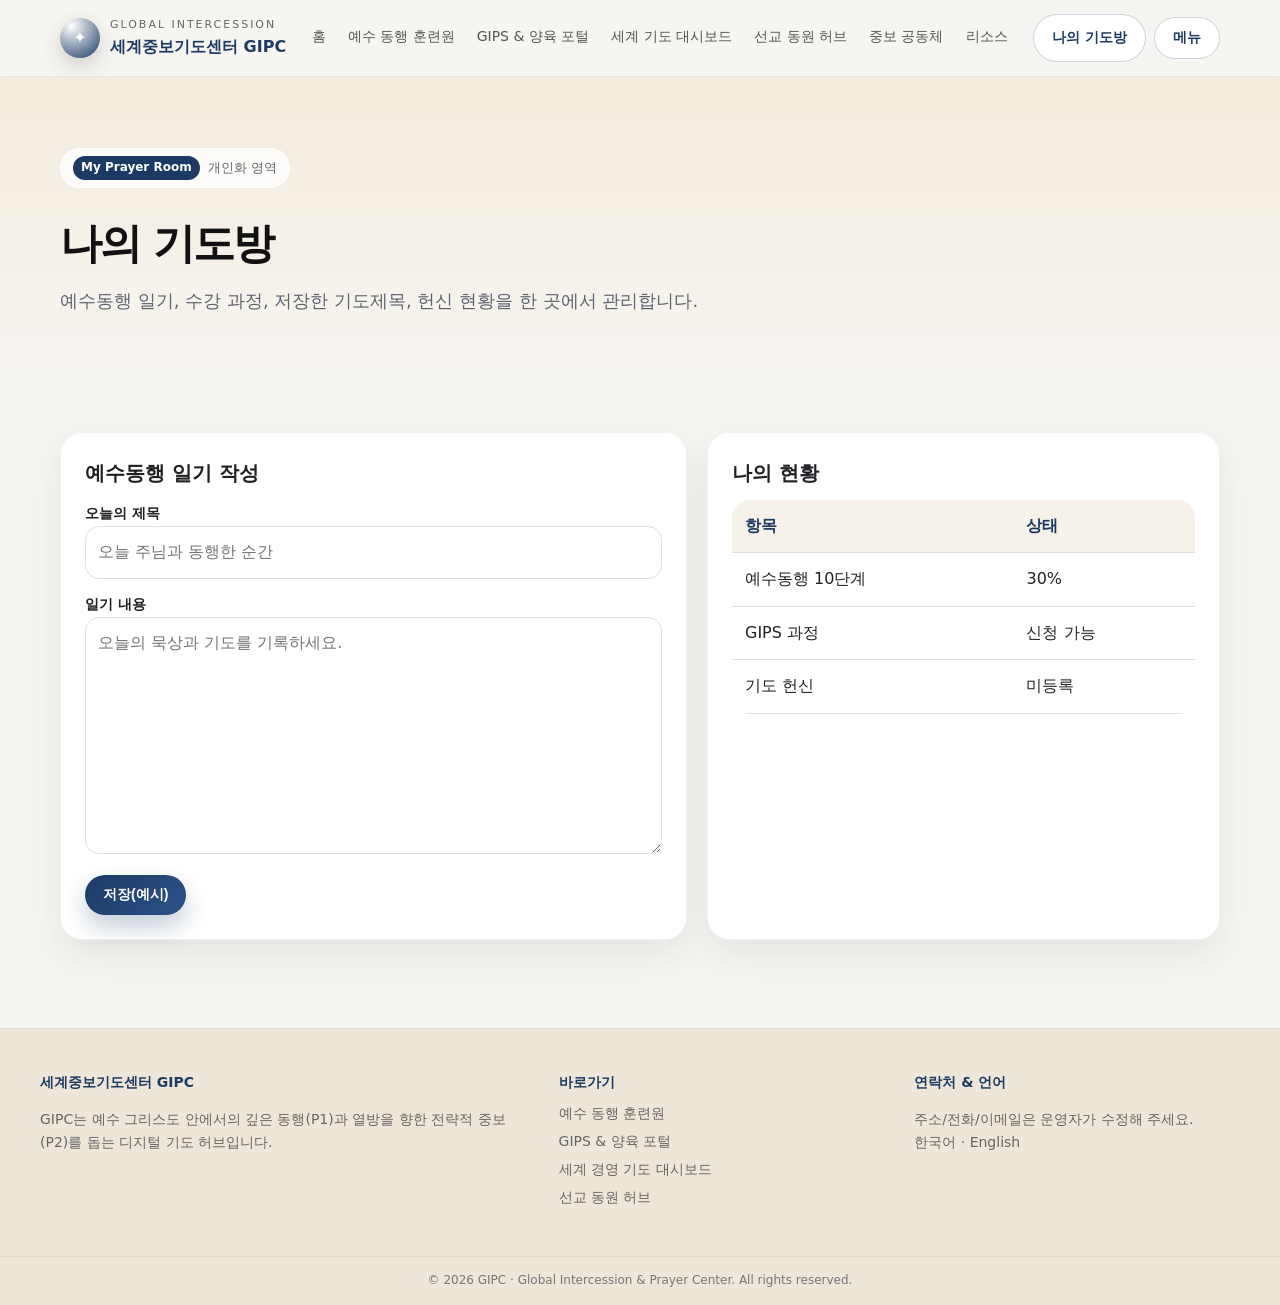
<file: mypage.html>
<!doctype html>
<html lang="ko">
<head>
<meta charset="utf-8">
<meta name="viewport" content="width=device-width,initial-scale=1">
<title>나의 기도방 | 세계중보기도센터 GIPC</title>
<meta name="description" content="세계중보기도센터 GIPC 홈페이지">
<link rel="stylesheet" href="assets/styles.css">
</head>
<body>

<header class="site-header">
  <div class="container">
    <div class="header-inner">
      <a class="logo" href="index.html" aria-label="GIPC 홈">
        <span class="logo-mark">✦</span>
        <span><small>Global Intercession</small>세계중보기도센터 GIPC</span>
      </a>
      <nav class="nav">
        <a href="index.html">홈</a>
        <a href="jesus-walk.html">예수 동행 훈련원</a>
        <a href="gips.html">GIPS & 양육 포털</a>
        <a href="dashboard.html">세계 기도 대시보드</a>
        <a href="mission.html">선교 동원 허브</a>
        <a href="oneness.html">중보 공동체</a>
        <a href="resources.html">리소스</a>
      </nav>
      <div class="header-actions">
        <a class="btn outline" href="mypage.html">나의 기도방</a>
        <button class="btn outline menu-btn" data-menu>메뉴</button>
      </div>
    </div>
    <div class="mobile-nav">
      <a href="index.html">홈</a><a href="jesus-walk.html">예수 동행 훈련원</a><a href="gips.html">GIPS & 양육 포털</a>
      <a href="dashboard.html">세계 기도 대시보드</a><a href="mission.html">선교 동원 허브</a><a href="oneness.html">중보 공동체</a><a href="resources.html">리소스</a><a href="mypage.html">나의 기도방</a>
    </div>
  </div>
</header>


<main><section class="page-hero"><div class="container"><p class="kicker"><b>My Prayer Room</b><span>개인화 영역</span></p><h1>나의 기도방</h1><p class="lead">예수동행 일기, 수강 과정, 저장한 기도제목, 헌신 현황을 한 곳에서 관리합니다.</p></div></section>
<section class="section"><div class="container grid-2"><form class="card form"><h3>예수동행 일기 작성</h3><div class="field"><label>오늘의 제목</label><input placeholder="오늘 주님과 동행한 순간"></div><div class="field"><label>일기 내용</label><textarea rows="8" placeholder="오늘의 묵상과 기도를 기록하세요."></textarea></div><button type="button" class="btn primary">저장(예시)</button></form><article class="card"><h3>나의 현황</h3><table class="table"><tr><th>항목</th><th>상태</th></tr><tr><td>예수동행 10단계</td><td>30%</td></tr><tr><td>GIPS 과정</td><td>신청 가능</td></tr><tr><td>기도 헌신</td><td>미등록</td></tr></table></article></div></section></main>

<footer class="footer">
  <div class="container footer-grid">
    <div><h4>세계중보기도센터 GIPC</h4><p>GIPC는 예수 그리스도 안에서의 깊은 동행(P1)과 열방을 향한 전략적 중보(P2)를 돕는 디지털 기도 허브입니다.</p></div>
    <div><h4>바로가기</h4><a href="jesus-walk.html">예수 동행 훈련원</a><a href="gips.html">GIPS & 양육 포털</a><a href="dashboard.html">세계 경영 기도 대시보드</a><a href="mission.html">선교 동원 허브</a></div>
    <div><h4>연락처 & 언어</h4><p>주소/전화/이메일은 운영자가 수정해 주세요.<br>한국어 · English</p></div>
  </div>
  <div class="copy">© <span data-year></span> GIPC · Global Intercession & Prayer Center. All rights reserved.</div>
</footer>

<script src="assets/site.js"></script>
</body>
</html>
</file>
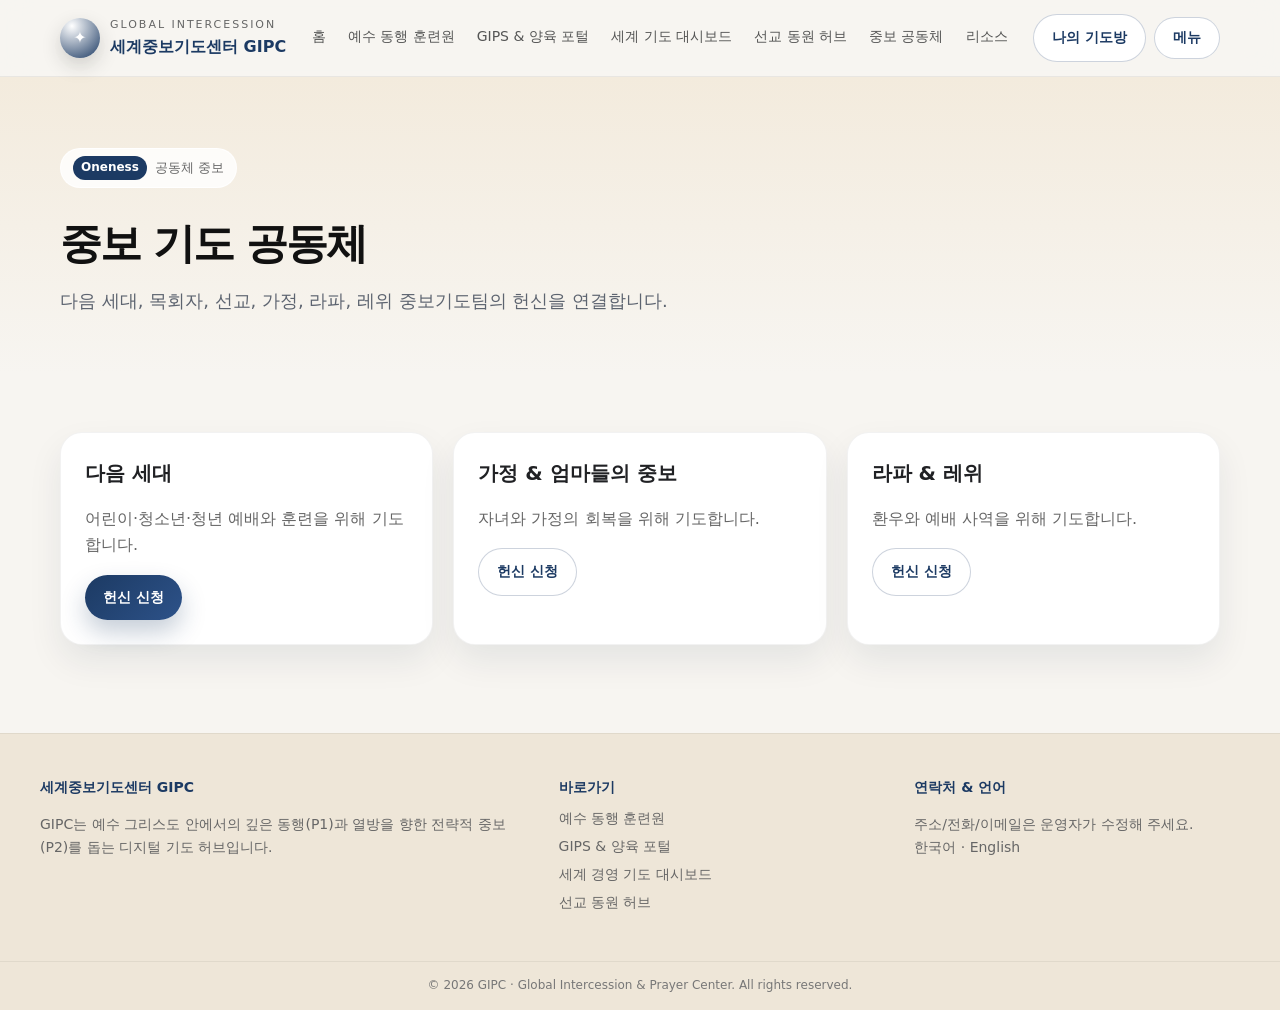
<file: oneness.html>
<!doctype html>
<html lang="ko">
<head>
<meta charset="utf-8">
<meta name="viewport" content="width=device-width,initial-scale=1">
<title>중보 기도 공동체 | 세계중보기도센터 GIPC</title>
<meta name="description" content="세계중보기도센터 GIPC 홈페이지">
<link rel="stylesheet" href="assets/styles.css">
</head>
<body>

<header class="site-header">
  <div class="container">
    <div class="header-inner">
      <a class="logo" href="index.html" aria-label="GIPC 홈">
        <span class="logo-mark">✦</span>
        <span><small>Global Intercession</small>세계중보기도센터 GIPC</span>
      </a>
      <nav class="nav">
        <a href="index.html">홈</a>
        <a href="jesus-walk.html">예수 동행 훈련원</a>
        <a href="gips.html">GIPS & 양육 포털</a>
        <a href="dashboard.html">세계 기도 대시보드</a>
        <a href="mission.html">선교 동원 허브</a>
        <a href="oneness.html">중보 공동체</a>
        <a href="resources.html">리소스</a>
      </nav>
      <div class="header-actions">
        <a class="btn outline" href="mypage.html">나의 기도방</a>
        <button class="btn outline menu-btn" data-menu>메뉴</button>
      </div>
    </div>
    <div class="mobile-nav">
      <a href="index.html">홈</a><a href="jesus-walk.html">예수 동행 훈련원</a><a href="gips.html">GIPS & 양육 포털</a>
      <a href="dashboard.html">세계 기도 대시보드</a><a href="mission.html">선교 동원 허브</a><a href="oneness.html">중보 공동체</a><a href="resources.html">리소스</a><a href="mypage.html">나의 기도방</a>
    </div>
  </div>
</header>


<main><section class="page-hero"><div class="container"><p class="kicker"><b>Oneness</b><span>공동체 중보</span></p><h1>중보 기도 공동체</h1><p class="lead">다음 세대, 목회자, 선교, 가정, 라파, 레위 중보기도팀의 헌신을 연결합니다.</p></div></section>
<section class="section"><div class="container grid-3"><article class="card"><h3>다음 세대</h3><p class="muted">어린이·청소년·청년 예배와 훈련을 위해 기도합니다.</p><a class="btn primary" href="#">헌신 신청</a></article><article class="card"><h3>가정 & 엄마들의 중보</h3><p class="muted">자녀와 가정의 회복을 위해 기도합니다.</p><a class="btn outline" href="#">헌신 신청</a></article><article class="card"><h3>라파 & 레위</h3><p class="muted">환우와 예배 사역을 위해 기도합니다.</p><a class="btn outline" href="#">헌신 신청</a></article></div></section></main>

<footer class="footer">
  <div class="container footer-grid">
    <div><h4>세계중보기도센터 GIPC</h4><p>GIPC는 예수 그리스도 안에서의 깊은 동행(P1)과 열방을 향한 전략적 중보(P2)를 돕는 디지털 기도 허브입니다.</p></div>
    <div><h4>바로가기</h4><a href="jesus-walk.html">예수 동행 훈련원</a><a href="gips.html">GIPS & 양육 포털</a><a href="dashboard.html">세계 경영 기도 대시보드</a><a href="mission.html">선교 동원 허브</a></div>
    <div><h4>연락처 & 언어</h4><p>주소/전화/이메일은 운영자가 수정해 주세요.<br>한국어 · English</p></div>
  </div>
  <div class="copy">© <span data-year></span> GIPC · Global Intercession & Prayer Center. All rights reserved.</div>
</footer>

<script src="assets/site.js"></script>
</body>
</html>
</file>
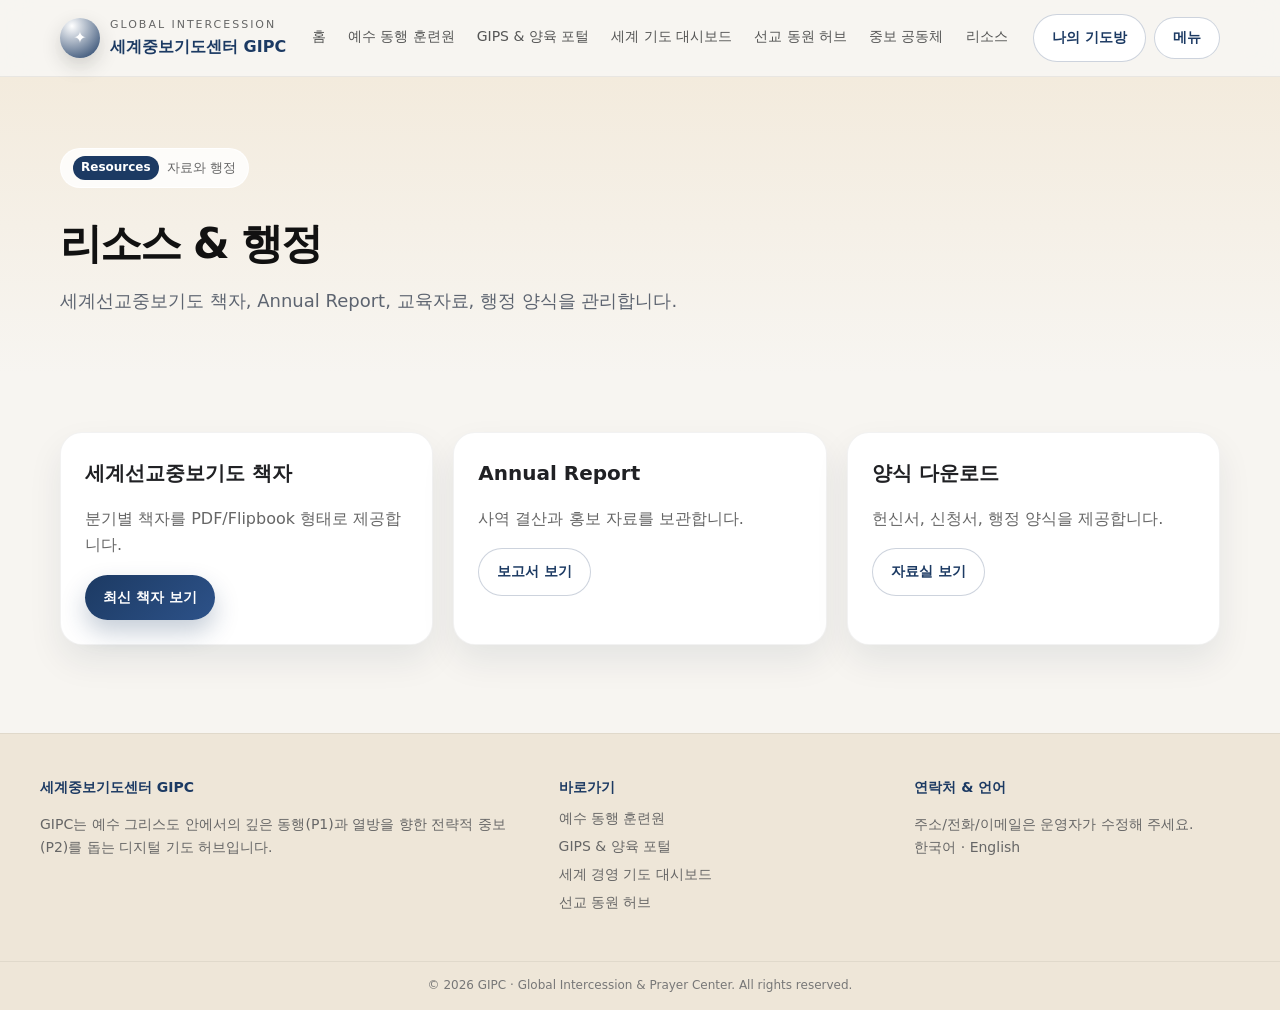
<file: resources.html>
<!doctype html>
<html lang="ko">
<head>
<meta charset="utf-8">
<meta name="viewport" content="width=device-width,initial-scale=1">
<title>리소스 & 행정 | 세계중보기도센터 GIPC</title>
<meta name="description" content="세계중보기도센터 GIPC 홈페이지">
<link rel="stylesheet" href="assets/styles.css">
</head>
<body>

<header class="site-header">
  <div class="container">
    <div class="header-inner">
      <a class="logo" href="index.html" aria-label="GIPC 홈">
        <span class="logo-mark">✦</span>
        <span><small>Global Intercession</small>세계중보기도센터 GIPC</span>
      </a>
      <nav class="nav">
        <a href="index.html">홈</a>
        <a href="jesus-walk.html">예수 동행 훈련원</a>
        <a href="gips.html">GIPS & 양육 포털</a>
        <a href="dashboard.html">세계 기도 대시보드</a>
        <a href="mission.html">선교 동원 허브</a>
        <a href="oneness.html">중보 공동체</a>
        <a href="resources.html">리소스</a>
      </nav>
      <div class="header-actions">
        <a class="btn outline" href="mypage.html">나의 기도방</a>
        <button class="btn outline menu-btn" data-menu>메뉴</button>
      </div>
    </div>
    <div class="mobile-nav">
      <a href="index.html">홈</a><a href="jesus-walk.html">예수 동행 훈련원</a><a href="gips.html">GIPS & 양육 포털</a>
      <a href="dashboard.html">세계 기도 대시보드</a><a href="mission.html">선교 동원 허브</a><a href="oneness.html">중보 공동체</a><a href="resources.html">리소스</a><a href="mypage.html">나의 기도방</a>
    </div>
  </div>
</header>


<main><section class="page-hero"><div class="container"><p class="kicker"><b>Resources</b><span>자료와 행정</span></p><h1>리소스 & 행정</h1><p class="lead">세계선교중보기도 책자, Annual Report, 교육자료, 행정 양식을 관리합니다.</p></div></section>
<section class="section"><div class="container grid-3"><article class="card"><h3>세계선교중보기도 책자</h3><p class="muted">분기별 책자를 PDF/Flipbook 형태로 제공합니다.</p><a class="btn primary" href="#">최신 책자 보기</a></article><article class="card"><h3>Annual Report</h3><p class="muted">사역 결산과 홍보 자료를 보관합니다.</p><a class="btn outline" href="#">보고서 보기</a></article><article class="card"><h3>양식 다운로드</h3><p class="muted">헌신서, 신청서, 행정 양식을 제공합니다.</p><a class="btn outline" href="#">자료실 보기</a></article></div></section></main>

<footer class="footer">
  <div class="container footer-grid">
    <div><h4>세계중보기도센터 GIPC</h4><p>GIPC는 예수 그리스도 안에서의 깊은 동행(P1)과 열방을 향한 전략적 중보(P2)를 돕는 디지털 기도 허브입니다.</p></div>
    <div><h4>바로가기</h4><a href="jesus-walk.html">예수 동행 훈련원</a><a href="gips.html">GIPS & 양육 포털</a><a href="dashboard.html">세계 경영 기도 대시보드</a><a href="mission.html">선교 동원 허브</a></div>
    <div><h4>연락처 & 언어</h4><p>주소/전화/이메일은 운영자가 수정해 주세요.<br>한국어 · English</p></div>
  </div>
  <div class="copy">© <span data-year></span> GIPC · Global Intercession & Prayer Center. All rights reserved.</div>
</footer>

<script src="assets/site.js"></script>
</body>
</html>
</file>
<file: assets/styles.css>
:root{
  --bg:#f7f5f1; --bg-alt:#f3ebdd; --primary:#1c3a63; --primary2:#2d5289;
  --accent:#d4a84e; --danger:#c9483f; --text:#202124; --muted:#666;
  --border:#e2dfd7; --card:#fff; --soft:#e4ebf7; --radius:22px; --max:1200px;
  --shadow:0 16px 34px rgba(19,37,65,.08);
}
*{box-sizing:border-box} html{scroll-behavior:smooth} body{margin:0;font-family:system-ui,-apple-system,BlinkMacSystemFont,"Apple SD Gothic Neo","Noto Sans KR",sans-serif;background:var(--bg);color:var(--text);line-height:1.65}
a{color:inherit;text-decoration:none} .container{max-width:var(--max);margin:0 auto;padding:0 20px}
.site-header{position:sticky;top:0;z-index:50;background:rgba(247,245,241,.9);backdrop-filter:blur(16px);border-bottom:1px solid rgba(0,0,0,.06)}
.header-inner{height:76px;display:flex;align-items:center;justify-content:space-between;gap:18px}
.logo{display:flex;align-items:center;gap:10px;color:var(--primary);font-weight:800}
.logo-mark{width:40px;height:40px;border-radius:999px;background:radial-gradient(circle at 30% 20%,#fff,#1c3a63);box-shadow:0 8px 20px rgba(0,0,0,.16);display:flex;align-items:center;justify-content:center;color:white}
.logo small{display:block;font-size:11px;letter-spacing:.18em;text-transform:uppercase;color:var(--muted);font-weight:500}
.nav{display:flex;gap:18px;align-items:center;font-size:14px;color:#555}
.nav a{padding:8px 2px;border-bottom:2px solid transparent}.nav a:hover,.nav a.active{color:var(--primary);border-color:var(--accent)}
.header-actions{display:flex;gap:8px;align-items:center}.menu-btn{display:none}
.btn{display:inline-flex;align-items:center;justify-content:center;gap:7px;border:0;border-radius:999px;padding:11px 18px;font-weight:700;font-size:14px;cursor:pointer;transition:.2s;white-space:nowrap}
.btn:hover{transform:translateY(-1px)}.btn.primary{background:linear-gradient(135deg,var(--primary),var(--primary2));color:white;box-shadow:0 12px 24px rgba(28,58,99,.25)}
.btn.outline{background:white;color:var(--primary);border:1px solid rgba(28,58,99,.22)}.btn.danger{background:var(--danger);color:white}
.mobile-nav{display:none;flex-direction:column;border-top:1px solid rgba(0,0,0,.06);padding:8px 0 14px}.mobile-nav a{padding:8px;color:#555}
.hero{position:relative;overflow:hidden}.hero:before{content:"";position:absolute;inset:0;background:radial-gradient(circle at 8% 8%,#fff,transparent 28%),radial-gradient(circle at 96% 100%,rgba(28,58,99,.32),transparent 38%),linear-gradient(180deg,rgba(243,235,221,.78),rgba(247,245,241,1));}
.hero-grid{position:relative;display:grid;grid-template-columns:1.15fr .85fr;gap:42px;align-items:center;padding:76px 0}
.kicker{display:inline-flex;gap:8px;align-items:center;background:rgba(255,255,255,.8);border:1px solid rgba(255,255,255,.9);border-radius:999px;padding:7px 12px;color:#666;font-size:13px}
.kicker b{background:var(--primary);color:white;border-radius:999px;padding:2px 8px;font-size:12px}.hero h1,.page-hero h1{font-size:48px;line-height:1.18;letter-spacing:-.045em;margin:18px 0;color:#111}
.hl{background:rgba(212,168,78,.18);border-radius:10px;padding:0 5px}.lead{font-size:18px;color:#5d6470;max-width:640px}.actions{display:flex;gap:12px;flex-wrap:wrap;margin-top:26px}.meta{color:#666;font-size:14px;margin-top:18px}.meta b{color:var(--primary)}
.card{background:var(--card);border:1px solid rgba(0,0,0,.05);border-radius:var(--radius);box-shadow:var(--shadow);padding:24px}.glass{background:rgba(255,255,255,.88);backdrop-filter:blur(12px)}
.stat-grid{display:grid;grid-template-columns:1fr 1fr;gap:12px}.stat{background:#fff;border:1px solid var(--border);border-radius:18px;padding:14px}.stat span{display:block;color:#666;font-size:13px}.stat b{display:block;margin-top:3px}
.tags{display:flex;gap:8px;flex-wrap:wrap}.tag{background:var(--soft);color:var(--primary);border-radius:999px;padding:5px 10px;font-size:12px}.section{padding:58px 0}.section.alt{background:var(--bg-alt)}.section-head{display:flex;align-items:end;justify-content:space-between;gap:18px;margin-bottom:24px}.section h2{font-size:29px;margin:0;letter-spacing:-.025em}.section p.sub{margin:6px 0 0;color:#666}
.grid-2{display:grid;grid-template-columns:1.1fr .9fr;gap:20px}.grid-3{display:grid;grid-template-columns:repeat(3,1fr);gap:20px}.grid-4{display:grid;grid-template-columns:repeat(4,1fr);gap:16px}
.badge{display:inline-flex;border-radius:999px;background:var(--soft);color:var(--primary);padding:4px 10px;font-size:12px;font-weight:700}.card h3{margin:0 0 10px;font-size:20px}.muted{color:#666}.verse{font-size:19px;color:#111}.progress{height:9px;border-radius:999px;background:#e8e1d6;overflow:hidden}.progress>span{display:block;height:100%;background:linear-gradient(90deg,var(--primary),var(--accent))}
.list{padding-left:18px;color:#666}.list li{margin:5px 0}.filter-row{display:flex;gap:8px;flex-wrap:wrap;margin-bottom:18px}.filter-row span{border:1px solid var(--border);background:#fff;border-radius:999px;padding:6px 12px;color:#666;font-size:13px}
.media{min-height:260px;background:linear-gradient(135deg,#fff,var(--primary),#111);color:white;border-radius:30px;display:grid;place-items:center;text-align:center;padding:34px;position:relative;overflow:hidden}.play{width:62px;height:62px;border-radius:999px;background:white;color:#111;display:grid;place-items:center;margin:24px auto 0;font-size:24px;box-shadow:0 14px 26px rgba(0,0,0,.25)}
.footer{background:#eee6d8;border-top:1px solid rgba(0,0,0,.06);margin-top:30px}.footer-grid{display:grid;grid-template-columns:1.5fr 1fr 1fr;gap:30px;padding:42px 0;color:#666;font-size:14px}.footer h4{margin:0 0 8px;color:var(--primary)}.footer a{display:block;margin:5px 0}.copy{text-align:center;border-top:1px solid rgba(0,0,0,.06);padding:14px;color:#777;font-size:12px}
.page-hero{background:linear-gradient(180deg,var(--bg-alt),var(--bg));padding:58px 0 40px}.page-hero h1{font-size:42px}.steps{display:flex;flex-direction:column;gap:10px}.step{display:flex;gap:12px;align-items:center;justify-content:space-between;background:#faf7f1;border:1px solid var(--border);border-radius:16px;padding:12px}.step.active{background:var(--primary);color:white}.num{width:30px;height:30px;border-radius:999px;background:#fff;color:var(--primary);display:inline-grid;place-items:center;font-weight:800}.form input,.form textarea,.form select{width:100%;padding:12px;border-radius:14px;border:1px solid var(--border);font:inherit;background:#fff}.form label{font-weight:700;font-size:14px}.form .field{margin-bottom:12px}
.notice{border-left:5px solid var(--accent);background:#fff7e5;padding:14px 16px;border-radius:14px;color:#5c4930}.table{width:100%;border-collapse:collapse;background:white;border-radius:18px;overflow:hidden}.table th,.table td{padding:13px;border-bottom:1px solid var(--border);text-align:left}.table th{background:#f6f2ea;color:var(--primary)}
@media(max-width:980px){.nav{display:none}.menu-btn{display:inline-flex}.header-inner{height:66px}.mobile-nav.open{display:flex}.hero-grid,.grid-2,.footer-grid{grid-template-columns:1fr}.grid-3,.grid-4{grid-template-columns:1fr 1fr}.hero h1,.page-hero h1{font-size:36px}.hero-grid{padding:46px 0}.section-head{display:block}.actions .btn{width:100%}}
@media(max-width:620px){.grid-3,.grid-4,.stat-grid{grid-template-columns:1fr}.hero h1,.page-hero h1{font-size:31px}.lead{font-size:16px}.section{padding:42px 0}.btn{width:100%}.header-actions .outline{display:none}}
</file>
